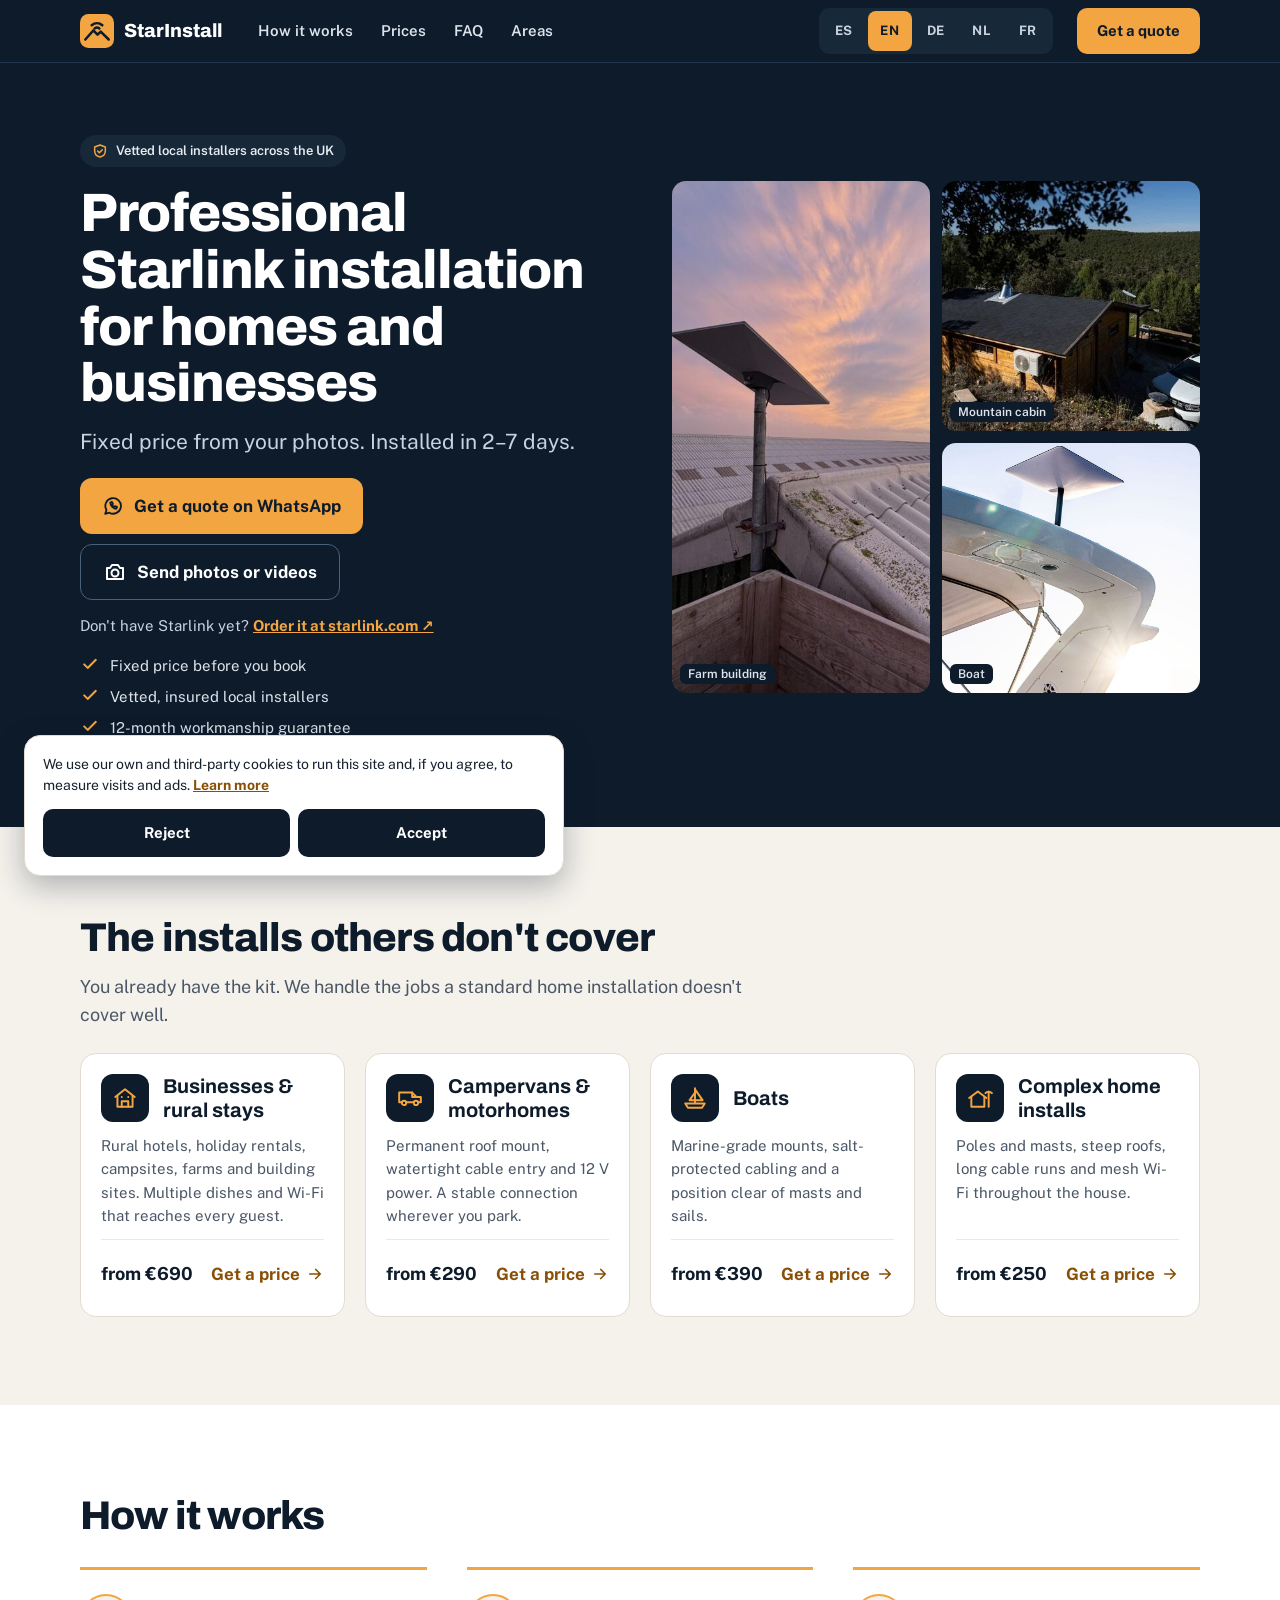
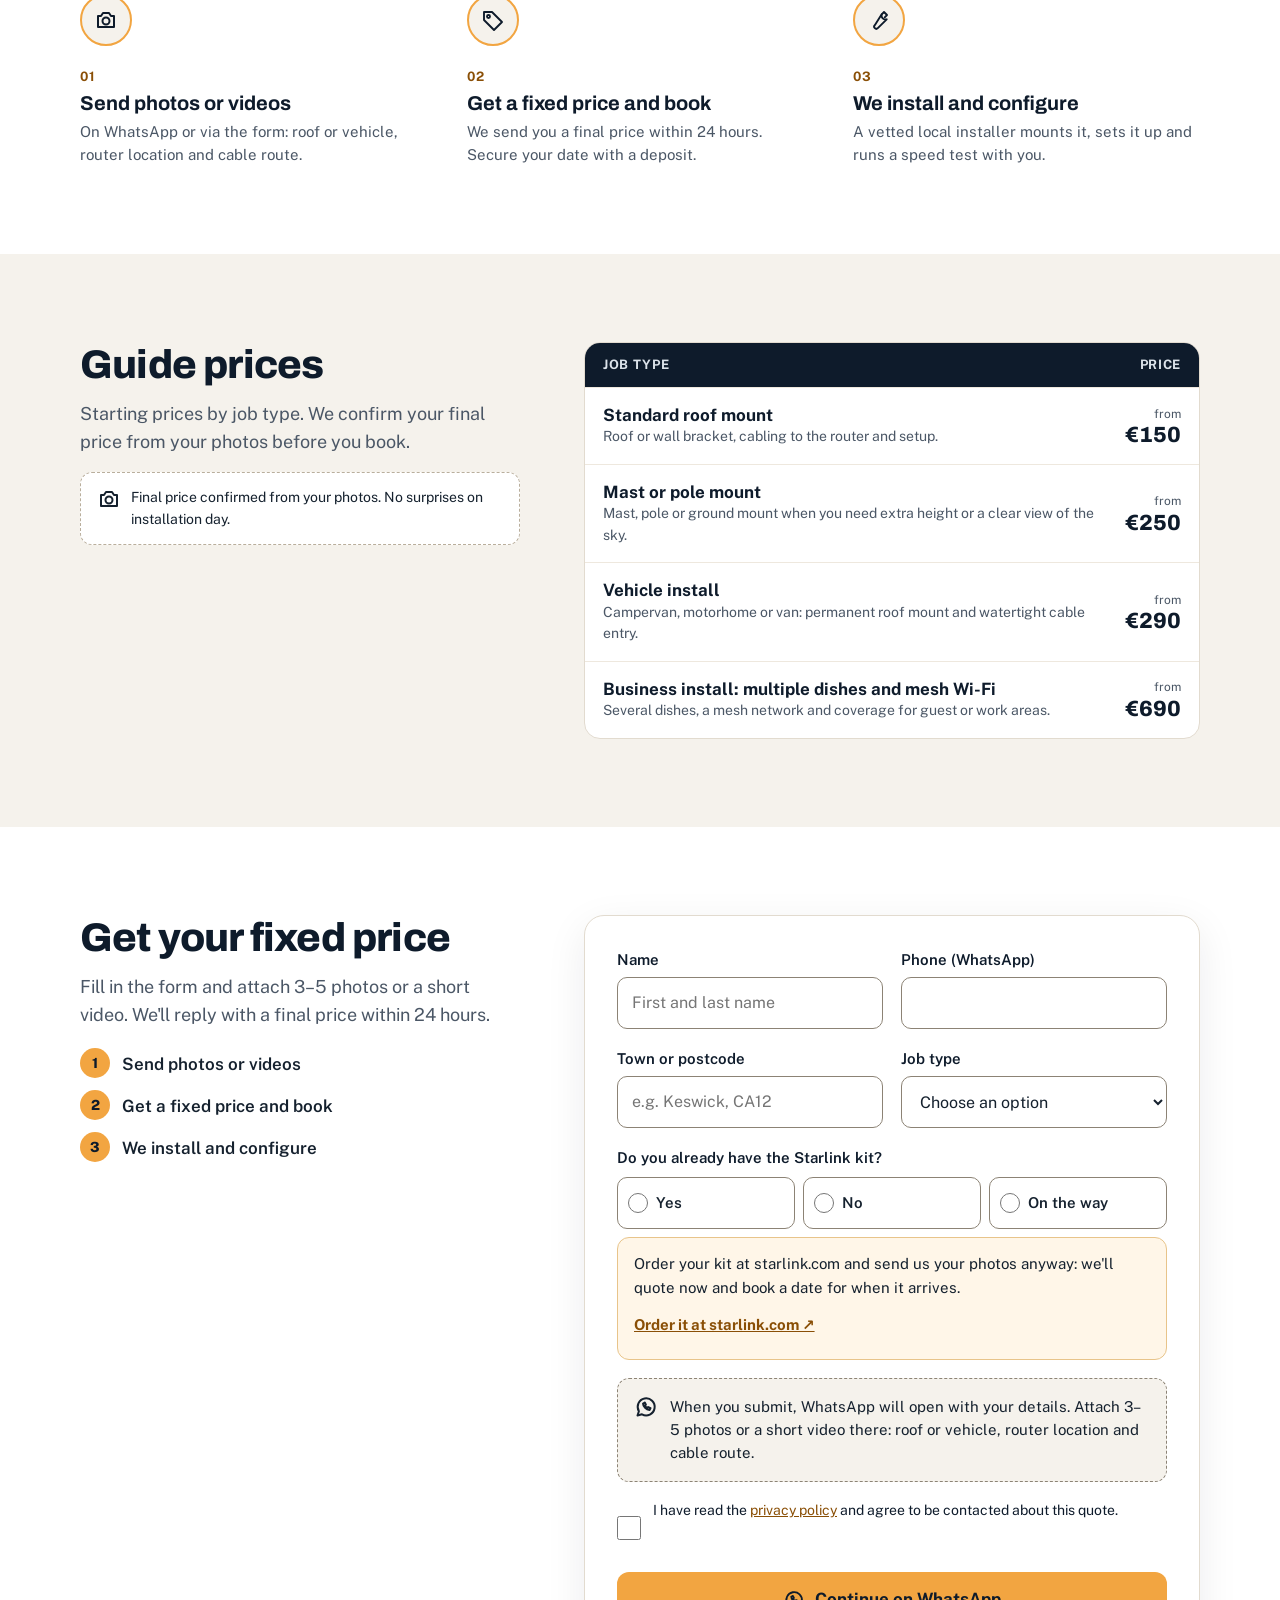
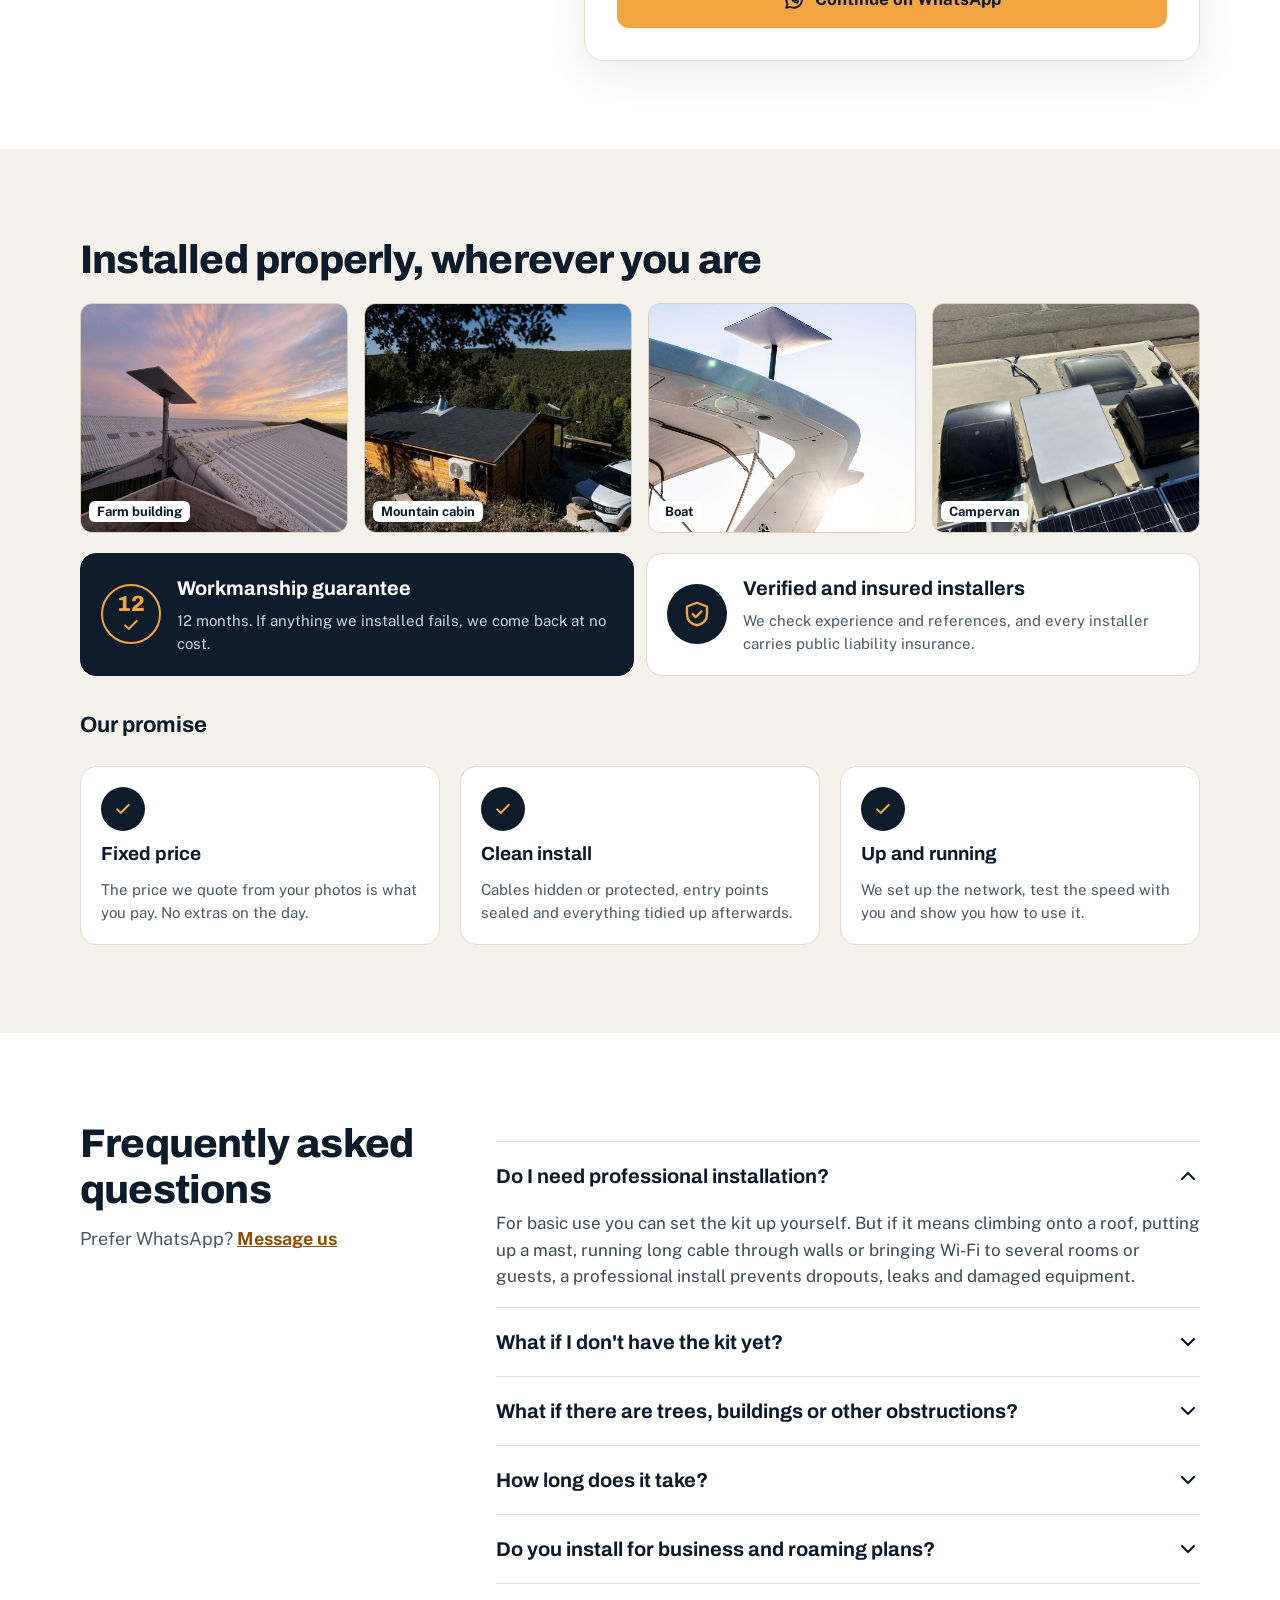
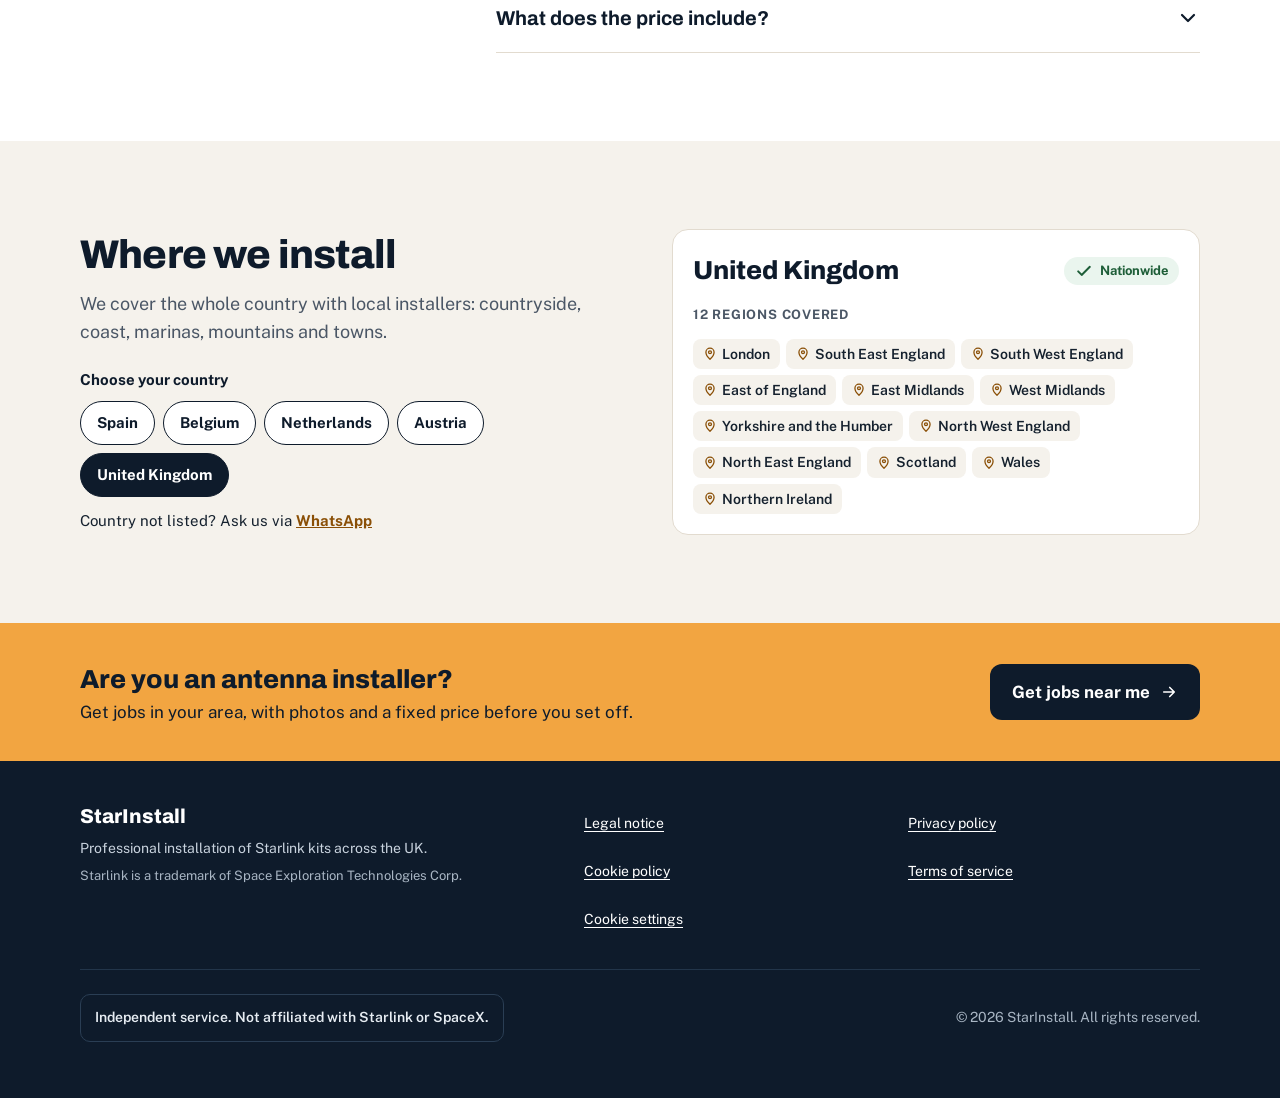
<file: index.html>
<!doctype html>
<html lang="es">
<head>
<meta charset="utf-8">
<meta name="viewport" content="width=device-width, initial-scale=1">
<title>StarInstall · Instalación profesional de Starlink para particulares y negocios</title>
<meta name="description" content="Precio cerrado a partir de tus fotos. Instalado en 2–7 días. Instaladores verificados y asegurados en España, Bélgica, Países Bajos, Austria y Reino Unido.">
<meta name="theme-color" content="#0E1B2B">
<meta property="og:type" content="website">
<meta property="og:title" content="StarInstall · Instalación profesional de Starlink">
<meta property="og:description" content="Precio cerrado a partir de tus fotos. Instalado en 2–7 días.">
<meta property="og:image" content="img/farm.jpg">
<link rel="icon" href="favicon.svg" type="image/svg+xml">
<link rel="preconnect" href="https://fonts.googleapis.com">
<link rel="preconnect" href="https://fonts.gstatic.com" crossorigin>
<link rel="stylesheet" href="https://fonts.googleapis.com/css2?family=Archivo:wght@600;700;800&family=Public+Sans:wght@400;500;600;700&display=swap">
<link rel="stylesheet" href="styles.css">
</head>
<body>
<div id="app">
<noscript><div style="padding:40px 20px;color:#fff;font-family:system-ui,sans-serif"><h1 style="color:#fff">StarInstall</h1><p>Instalación profesional de Starlink para particulares y negocios. <a style="color:#F2A541" href="https://wa.me/34679629071">WhatsApp</a></p></div></noscript>
</div>
<script src="i18n.js"></script>
<script src="common.js"></script>
<script src="app.js"></script>
</body>
</html>
</file>
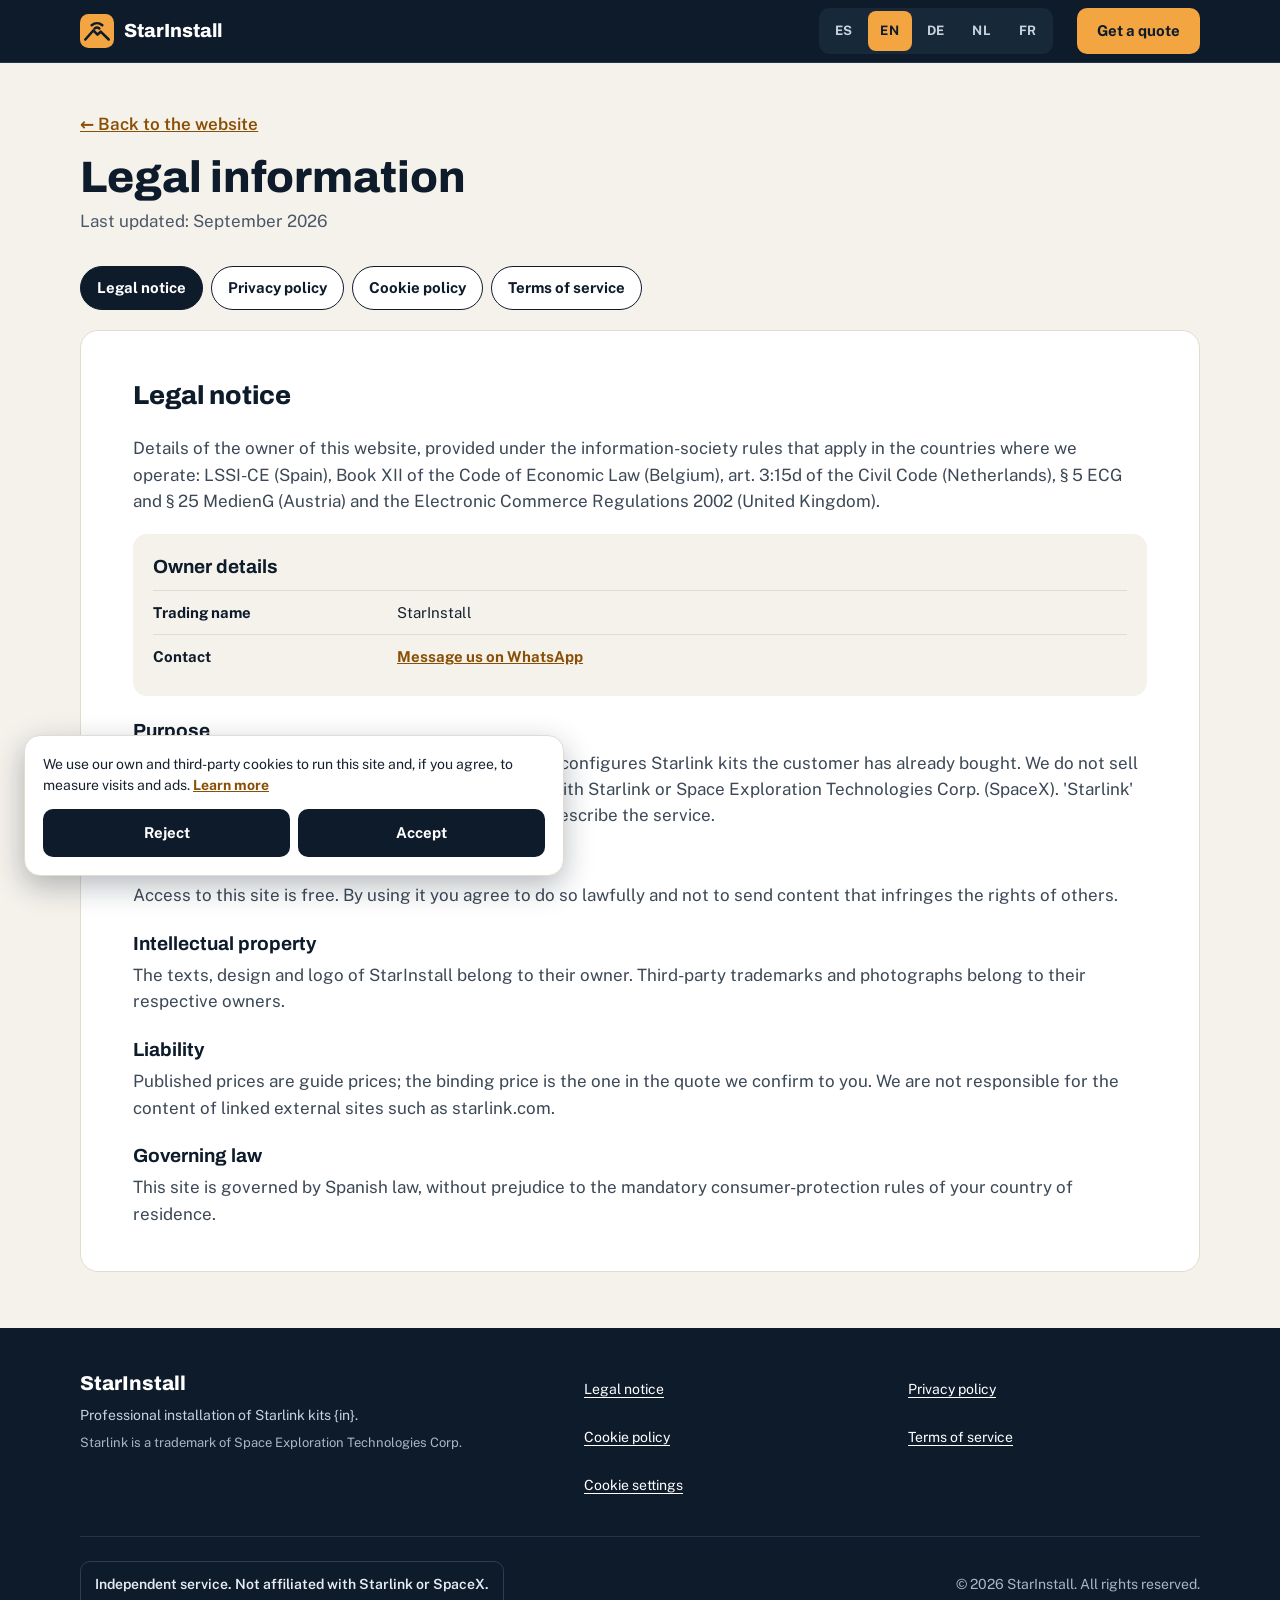
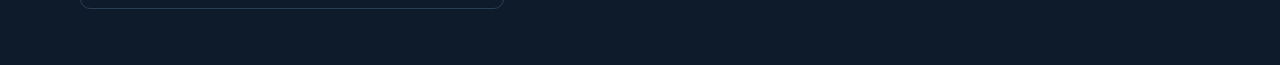
<file: legal.html>
<!doctype html>
<html lang="es">
<head>
<meta charset="utf-8">
<meta name="viewport" content="width=device-width, initial-scale=1">
<title>StarInstall · Información legal</title>
<meta name="robots" content="noindex">
<meta name="theme-color" content="#0E1B2B">
<link rel="icon" href="favicon.svg" type="image/svg+xml">
<link rel="preconnect" href="https://fonts.googleapis.com">
<link rel="preconnect" href="https://fonts.gstatic.com" crossorigin>
<link rel="stylesheet" href="https://fonts.googleapis.com/css2?family=Archivo:wght@600;700;800&family=Public+Sans:wght@400;500;600;700&display=swap">
<link rel="stylesheet" href="styles.css">
</head>
<body style="background:#F5F2EC">
<div id="app"></div>
<script src="i18n.js"></script>
<script src="legal-i18n.js"></script>
<script src="common.js"></script>
<script src="legal.js"></script>
</body>
</html>
</file>
<file: styles.css>
:root{--ink:#0E1B2B;--slate:#172839;--ground:#F5F2EC;--line:#E2DBCF;--text:#15212E;--muted:#4B5766;--acc:#F2A541;--link:#8A4F06;--err:#B42318;--ok:#1E7A46}
*{box-sizing:border-box}
html{scroll-behavior:smooth}
body{margin:0;background:var(--ink);color:var(--text);font-family:'Public Sans',system-ui,sans-serif;font-size:16px;line-height:1.55;hyphens:auto;overflow-wrap:break-word;-webkit-text-size-adjust:100%}
img{max-width:100%;display:block}
a{color:var(--link)}a:hover{color:#6B3C03}
button,input,select{font:inherit}
:focus-visible{outline:3px solid #2F6FEB;outline-offset:2px}
h1,h2,h3,h4{font-family:Archivo,sans-serif;color:var(--ink);margin:0}
.wrap{max-width:1200px;margin:0 auto;padding:0 20px}
.sec{padding:48px 0}
.sec h2{font-weight:800;font-size:28px;line-height:1.15;letter-spacing:-.015em}
.lead{color:var(--muted);margin:12px 0 0;max-width:680px}
.g{background:var(--ground)}.w{background:#fff}
.ico{width:24px;height:24px;flex-shrink:0}
/* header */
.hdr{background:var(--ink);border-bottom:1px solid #22354A;position:relative;z-index:20}
.hdr .wrap{display:flex;flex-wrap:wrap;align-items:center;gap:8px 24px;padding-top:8px;padding-bottom:8px}
.brand{display:flex;align-items:center;gap:10px;min-height:44px;color:#fff;text-decoration:none;font-family:Archivo,sans-serif;font-weight:800;font-size:19px}
.brand:hover{color:#fff}
.nav{display:none;gap:4px;flex:1}
.nav a{min-height:44px;display:flex;align-items:center;padding:0 12px;color:#DCE3EA;font-weight:600;font-size:15px;text-decoration:none}
.langs{display:flex;gap:2px;padding:3px;background:var(--slate);border-radius:10px;margin-left:auto}
.langs button{min-width:44px;min-height:40px;border:0;border-radius:8px;background:transparent;color:#C9D3DE;font-weight:700;font-size:13px;letter-spacing:.05em;cursor:pointer}
.langs button[aria-pressed=true]{background:var(--acc);color:var(--ink)}
.hcta{display:none;min-height:46px;align-items:center;padding:0 20px;border-radius:10px;background:var(--acc);color:var(--ink);font-weight:700;font-size:15px;text-decoration:none;white-space:nowrap}
.hcta:hover{color:var(--ink)}
/* buttons */
.btn{display:flex;align-items:center;justify-content:center;gap:10px;min-height:56px;padding:12px 22px;border-radius:12px;font-weight:700;font-size:17px;line-height:1.25;text-align:center;text-decoration:none;border:0;cursor:pointer}
.btn-acc{background:var(--acc);color:var(--ink)}.btn-acc:hover{color:var(--ink);filter:brightness(.97)}
.btn-ghost{border:1.5px solid #4A6178;color:#fff;background:transparent}.btn-ghost:hover{color:#fff;border-color:#8BA0B5}
.btn-ink{background:var(--ink);color:#fff}.btn-ink:hover{color:#fff}
/* hero */
.hero{background:var(--ink);color:#fff;padding:28px 0 44px}
.hero .wrap{display:grid;gap:28px}
.eyebrow{align-self:flex-start;display:inline-flex;align-items:center;gap:8px;padding:6px 12px;border-radius:999px;background:var(--slate);color:#E6ECF2;font-size:13px;font-weight:600}
.hero h1{color:#fff;font-weight:800;font-size:34px;line-height:1.08;letter-spacing:-.02em;margin:18px 0 14px}
.hero .sub{font-size:18px;color:#C9D3DE;margin:0 0 20px}
.ctas{display:flex;flex-direction:column;gap:10px}
.nokit{margin:14px 0 0;font-size:15px;color:#C9D3DE}
.nokit a{color:var(--acc);font-weight:700}
.points{list-style:none;margin:16px 0 0;padding:0;display:flex;flex-direction:column;gap:8px;color:#DCE3EA;font-size:15px}
.points li{display:flex;gap:10px;align-items:flex-start}
.photos{display:grid;grid-template-columns:repeat(2,minmax(0,1fr));grid-template-rows:150px 150px;gap:8px}
.photos figure{margin:0;position:relative;overflow:hidden;border-radius:14px;background:#16283B}
.photos figure:first-child{grid-row:span 2}
.photos img{position:absolute;inset:0;width:100%;height:100%;object-fit:cover}
.cap{position:absolute;left:8px;bottom:8px;right:8px}
.cap span{background:#fff;color:var(--ink);font-weight:700;font-size:13px;padding:3px 8px;border-radius:6px;-webkit-box-decoration-break:clone;box-decoration-break:clone}
.photos .cap span{background:var(--ink);color:#DCE3EA;font-weight:600;font-size:12px}
/* cards */
.grid4,.grid3,.grid2{display:grid;gap:14px;margin-top:24px}
.card{background:#fff;border:1px solid var(--line);border-radius:16px;padding:20px;display:flex;flex-direction:column;gap:12px}
.card h3{font-weight:700;font-size:20px;line-height:1.2}
.card p{margin:0;color:var(--muted);font-size:15px}
.iconbox{width:48px;height:48px;flex-shrink:0;border-radius:12px;background:var(--ink);color:var(--acc);display:flex;align-items:center;justify-content:center}
.seg-foot{display:flex;align-items:center;justify-content:space-between;flex-wrap:wrap;gap:4px 12px;padding-top:12px;border-top:1px solid #EEE8DE;margin-top:auto}
.price{font-weight:700;font-size:18px;color:var(--ink)}
.more{min-height:44px;display:inline-flex;align-items:center;gap:6px;font-weight:700;text-decoration:none}
/* steps */
.steps{list-style:none;margin:28px 0 0;padding:0;display:grid;gap:24px}
.steps li{display:flex;gap:16px;align-items:flex-start}
.stepico{width:52px;height:52px;flex-shrink:0;border-radius:50%;background:var(--ground);border:2px solid var(--acc);color:var(--ink);display:flex;align-items:center;justify-content:center}
.stepn{font-size:13px;font-weight:700;letter-spacing:.08em;color:var(--link)}
.steps h3{font-size:20px;font-weight:700;line-height:1.25;margin:2px 0 4px}
.steps p{margin:0;color:var(--muted);font-size:15px}
/* pricing */
.split{display:grid;gap:28px}
.ptable{background:#fff;border:1px solid var(--line);border-radius:16px;overflow:hidden}
.phead{display:flex;justify-content:space-between;gap:12px;padding:12px 18px;background:var(--ink);color:#DCE3EA;font-size:13px;font-weight:700;letter-spacing:.05em;text-transform:uppercase}
.ptable ul{list-style:none;margin:0;padding:0}
.ptable li{display:flex;justify-content:space-between;align-items:center;gap:16px;padding:16px 18px;border-top:1px solid #EEE8DE}
.ptable .t{font-weight:700;color:var(--ink);line-height:1.3}
.ptable .d{font-size:14px;color:var(--muted)}
.pnum{display:flex;flex-direction:column;align-items:flex-end;flex-shrink:0;text-align:right}
.pnum small{font-size:12px;color:var(--muted)}
.pnum b{font-family:Archivo,sans-serif;font-weight:800;font-size:22px;line-height:1.1;color:var(--ink);white-space:nowrap}
.note{display:flex;gap:10px;align-items:flex-start;margin:16px 0 0;padding:14px 16px;background:#fff;border:1px dashed #B9AE9C;border-radius:12px;font-size:14px}
/* form */
.formcard{background:#fff;border:1px solid var(--line);border-radius:20px;padding:20px;box-shadow:0 12px 40px rgba(14,27,43,.08)}
form{display:flex;flex-direction:column;gap:18px}
.fgrid{display:grid;gap:18px}
.field{display:flex;flex-direction:column;gap:6px}
.field label,.legend{font-weight:600;font-size:15px;color:var(--ink)}
.field input,.field select{min-height:52px;padding:12px 14px;border-radius:10px;border:1.5px solid #8C8375;background:#fff;font-size:16px;color:var(--text);width:100%}
.field.bad input,.field.bad select{border-color:var(--err)}
.emsg{font-size:14px;font-weight:600;color:var(--err)}
fieldset{margin:0;padding:0;border:0;min-width:0}
.legend{padding:0;margin-bottom:8px}
.radios{display:grid;grid-template-columns:repeat(3,minmax(0,1fr));gap:8px}
.radios label{display:flex;align-items:center;gap:8px;min-height:52px;padding:8px 10px;border-radius:10px;border:1.5px solid #8C8375;background:#fff;font-size:15px;font-weight:600;line-height:1.2;cursor:pointer}
.radios label:has(input:checked){border-color:var(--ink);background:var(--ground)}
.bad .radios label{border-color:var(--err)}
.radios input{width:20px;height:20px;margin:0;flex-shrink:0;accent-color:var(--ink)}
.callout{display:flex;flex-direction:column;gap:6px;padding:14px 16px;border-radius:12px;background:#FFF6E8;border:1px solid #E8C48A;font-size:15px;margin-top:8px}
.callout a{align-self:flex-start;min-height:40px;display:inline-flex;align-items:center;font-weight:700}
.info{display:flex;gap:12px;align-items:flex-start;padding:16px;border-radius:12px;background:var(--ground);border:1.5px dashed #8C8375;font-size:15px}
.consent{display:flex;gap:12px;align-items:flex-start;font-size:14px}
.consent input{width:24px;height:24px;margin:2px 0 0;flex-shrink:0;accent-color:var(--ink)}
.alert{display:flex;gap:10px;align-items:center;padding:12px 14px;border-radius:10px;background:#FDECEA;color:#8F1C13;font-weight:600;font-size:15px}
.success{display:flex;flex-direction:column;gap:12px;padding:24px;border-radius:16px;background:#EAF5EE;border:1.5px solid var(--ok)}
.success h3{font-size:24px;font-weight:800}
.success p{margin:0}
.linkbtn{align-self:flex-start;min-height:44px;padding:0 4px;border:0;background:none;color:#1E5E38;font-weight:700;text-decoration:underline;cursor:pointer}
.flist{list-style:none;margin:20px 0 0;padding:0;display:flex;flex-direction:column;gap:12px}
.flist li{display:flex;gap:12px;align-items:flex-start}
.flist span.n{width:30px;height:30px;flex-shrink:0;border-radius:50%;background:var(--acc);color:var(--ink);display:flex;align-items:center;justify-content:center;font-weight:800;font-size:14px}
/* trust */
.gallery{display:grid;grid-template-columns:repeat(2,minmax(0,1fr));gap:8px;margin-top:20px}
.gallery figure{margin:0;position:relative;height:160px;border-radius:12px;overflow:hidden;border:1px solid #D8CFC0;background:#DCE8F0}
.gallery img{position:absolute;inset:0;width:100%;height:100%;object-fit:cover}
.badges{display:grid;gap:12px;margin-top:20px}
.badge{display:flex;gap:16px;align-items:center;padding:20px;border-radius:16px;background:#fff;border:1px solid var(--line)}
.badge.dark{background:var(--ink);color:#fff;border-color:var(--ink)}
.badge.dark h3{color:#fff}.badge p{margin:4px 0 0;font-size:15px;color:var(--muted)}.badge.dark p{color:#C9D3DE}
.medal{width:60px;height:60px;flex-shrink:0;border-radius:50%;border:2.5px solid var(--acc);color:var(--acc);display:flex;flex-direction:column;align-items:center;justify-content:center;line-height:1;font-family:Archivo,sans-serif;font-weight:800;font-size:22px}
.shield{width:60px;height:60px;flex-shrink:0;border-radius:50%;background:var(--ink);color:var(--acc);display:flex;align-items:center;justify-content:center}
.sub3{font-size:22px;font-weight:700;margin-top:32px}
.check{width:44px;height:44px;border-radius:50%;background:var(--ink);color:var(--acc);display:flex;align-items:center;justify-content:center}
/* faq */
.faq{border-top:1px solid var(--line);margin-top:20px}
.faq details{border-bottom:1px solid var(--line)}
.faq summary{list-style:none;min-height:60px;display:flex;align-items:center;justify-content:space-between;gap:12px;padding:14px 0;cursor:pointer;font-family:Archivo,sans-serif;font-weight:700;font-size:17px;line-height:1.3;color:var(--ink)}
.faq summary::-webkit-details-marker{display:none}
.faq summary svg{transition:transform .2s}
.faq details[open] summary svg{transform:rotate(180deg)}
.faq details p{margin:0;padding:0 0 18px;color:#3C4856;font-size:15px}
/* coverage */
.ctabs{display:flex;flex-wrap:wrap;gap:8px;margin-top:8px}
.ctabs button{min-height:44px;padding:8px 16px;border-radius:999px;border:1.5px solid var(--ink);background:#fff;color:var(--ink);font-weight:700;font-size:15px;line-height:1.2;cursor:pointer}
.ctabs button[aria-pressed=true]{background:var(--ink);color:#fff}
.country{display:flex;flex-direction:column;gap:14px;padding:20px;border-radius:16px;background:#fff;border:1px solid var(--line)}
.country h3{font-size:26px;font-weight:800}
.nat{display:inline-flex;align-items:center;gap:6px;padding:4px 10px;border-radius:999px;background:#EAF5EE;color:#1E5E38;font-size:13px;font-weight:700}
.kicker{font-size:13px;font-weight:700;letter-spacing:.06em;text-transform:uppercase;color:var(--muted)}
.regions{list-style:none;margin:0;padding:0;display:flex;flex-wrap:wrap;gap:6px}
.regions li{display:flex;align-items:center;gap:5px;padding:6px 10px;border-radius:8px;background:var(--ground);font-size:14px;font-weight:600;line-height:1.3}
/* recruit + footer */
.recruit{background:var(--acc);color:var(--ink);padding:36px 0}
.recruit .wrap{display:flex;flex-direction:column;gap:14px}
.recruit h2{font-size:26px;font-weight:800}
.recruit p{margin:0}
footer{background:var(--ink);color:#C9D3DE;padding:40px 0 110px;font-size:14px}
footer .wrap{display:flex;flex-direction:column;gap:20px}
.fbrand{display:flex;flex-direction:column;gap:6px}
.fbrand b{font-family:Archivo,sans-serif;font-weight:800;font-size:20px;color:#fff}
.flinks{display:flex;flex-direction:column}
.flinks a,.flinks button{min-height:44px;display:flex;align-items:center;color:#fff;text-decoration:underline;text-underline-offset:3px;background:none;border:0;padding:0;font-size:14px;cursor:pointer;text-align:left}
.disc{margin:0;padding:12px 14px;border-radius:10px;border:1px solid #2A3E54;color:#E6ECF2;font-weight:600}
.dim{color:#A9B6C4;margin:0}
/* floating */
.fab{position:fixed;right:16px;bottom:16px;width:60px;height:60px;border-radius:50%;background:#1F8F4E;color:#fff;display:flex;align-items:center;justify-content:center;box-shadow:0 6px 18px rgba(14,27,43,.35);border:2px solid #fff;z-index:30}
.fab:hover{color:#fff}
.ck{position:fixed;left:12px;right:12px;bottom:12px;z-index:40;display:flex;flex-direction:column;gap:12px;padding:18px;border-radius:16px;background:#fff;border:1px solid var(--line);box-shadow:0 10px 30px rgba(14,27,43,.3);font-size:14px}
.ck p{margin:0}
.ck .two{display:grid;grid-template-columns:repeat(2,minmax(0,1fr));gap:8px}
.ck button{min-height:48px;padding:8px 14px;border-radius:10px;border:0;background:var(--ink);color:#fff;font-weight:700;font-size:15px;cursor:pointer}
/* legal page */
.lhead{padding:48px 0 12px}
.lhead h1{font-weight:800;font-size:34px;line-height:1.1}
.ltabs{display:flex;flex-wrap:wrap;gap:8px;margin:20px 0}
.ltabs a{min-height:44px;display:inline-flex;align-items:center;padding:8px 16px;border-radius:999px;border:1.5px solid var(--ink);background:#fff;color:var(--ink);font-weight:700;font-size:15px;text-decoration:none}
.ltabs a[aria-current=page]{background:var(--ink);color:#fff}
.ldoc{background:#fff;border:1px solid var(--line);border-radius:18px;padding:24px;display:flex;flex-direction:column;gap:20px;margin-bottom:56px}
.ldoc h2{font-size:26px;font-weight:800}
.ldoc h3{font-size:19px;font-weight:700;margin-bottom:4px}
.ldoc p{margin:0;color:#3C4856}
.idbox{padding:18px 20px;border-radius:14px;background:var(--ground)}
.idbox dl{margin:8px 0 0}
.idbox div{display:grid;gap:4px;padding:10px 0;border-top:1px solid var(--line)}
.idbox dt{font-weight:700;font-size:15px;color:var(--ink)}
.idbox dd{margin:0;font-size:15px}
@media(min-width:700px){
.fgrid{grid-template-columns:repeat(2,minmax(0,1fr))}
.grid2,.badges{grid-template-columns:repeat(2,minmax(0,1fr))}
.grid4{grid-template-columns:repeat(2,minmax(0,1fr))}
.idbox div{grid-template-columns:240px 1fr}
.ck{left:24px;right:auto;bottom:24px;max-width:540px}
.formcard{padding:32px}.ldoc{padding:44px 52px}
}
@media(min-width:960px){
body{font-size:17px}
.wrap{padding:0 40px}
.sec{padding:88px 0}
.sec h2{font-size:40px;letter-spacing:-.02em}
.lead{font-size:18px}
.nav{display:flex}.hcta{display:flex}.langs{margin-left:0}
.hdr{position:sticky;top:0}
main section{scroll-margin-top:72px}
.hero{padding:72px 0 88px}
.hero .wrap{grid-template-columns:repeat(2,minmax(0,1fr));gap:64px;align-items:center}
.hero h1{font-size:54px;line-height:1.05}
.hero .sub{font-size:21px}
.ctas{flex-direction:row;flex-wrap:wrap}
.photos{grid-template-rows:250px 250px;gap:12px}
.grid4{grid-template-columns:repeat(4,minmax(0,1fr));gap:20px}
.grid3{grid-template-columns:repeat(3,minmax(0,1fr));gap:20px}
.steps{grid-template-columns:repeat(3,minmax(0,1fr));gap:40px}
.steps li{flex-direction:column;padding-top:24px;border-top:3px solid var(--acc)}
.split{grid-template-columns:5fr 7fr;gap:64px;align-items:start}
.split.faqs{grid-template-columns:4fr 8fr}
.split.cov{grid-template-columns:repeat(2,minmax(0,1fr));align-items:center}
.gallery{grid-template-columns:repeat(4,minmax(0,1fr));gap:16px}
.gallery figure{height:230px}
.recruit .wrap{flex-direction:row;align-items:center;justify-content:space-between}
.recruit .btn{flex-shrink:0}
footer{padding-bottom:56px}
footer .wrap{display:grid;grid-template-columns:5fr 7fr;gap:28px 64px}
.flinks{display:grid;grid-template-columns:repeat(2,minmax(0,1fr));gap:4px 32px;align-content:start}
.fbottom{grid-column:1/-1;display:flex;justify-content:space-between;align-items:center;gap:24px;padding-top:24px;border-top:1px solid #22354A}
.faq summary{font-size:20px;min-height:68px}
.faq details p{font-size:17px}
.lhead h1{font-size:44px}
}
</file>
